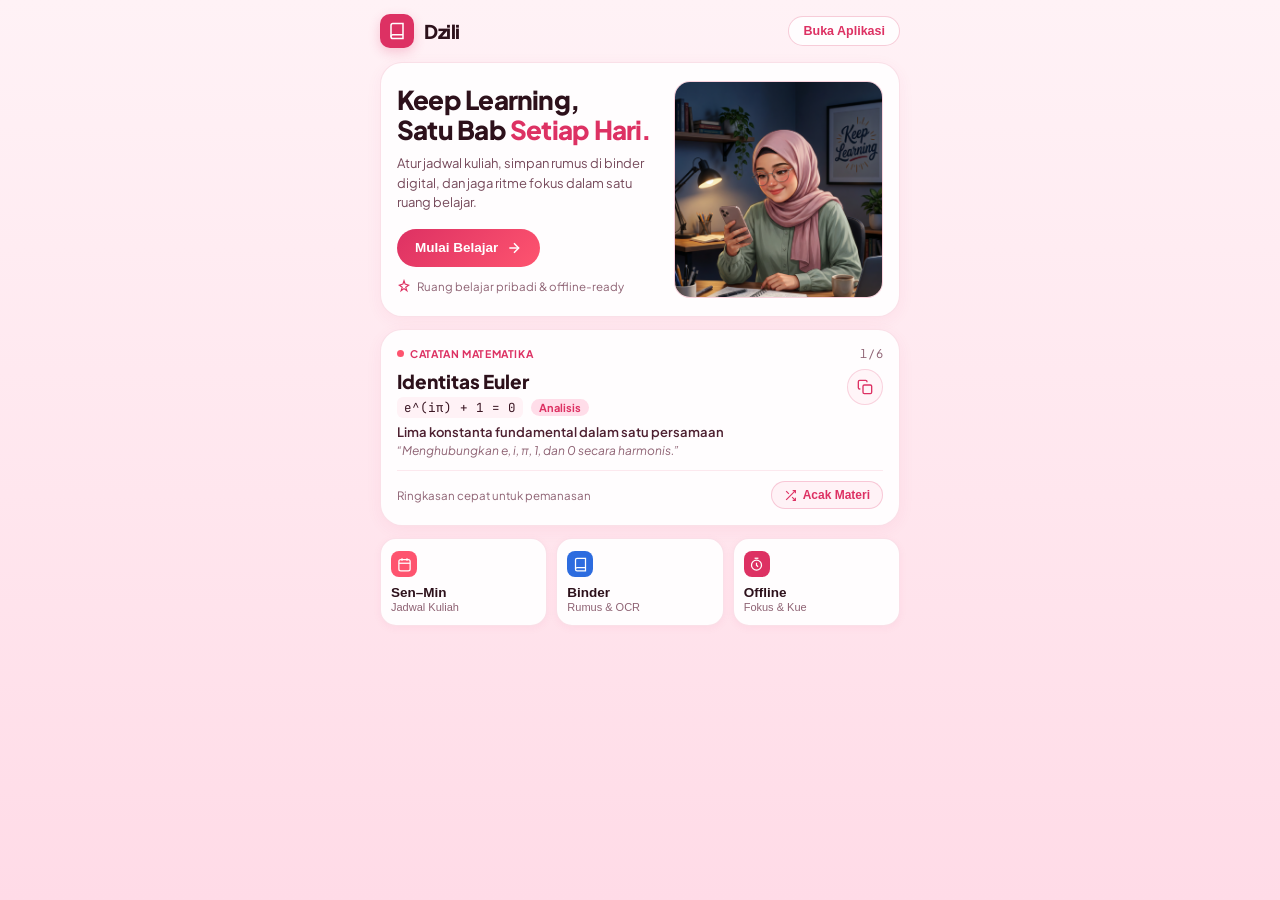
<file: index.html>
<!doctype html>
<html lang="id">
<head>
  <meta charset="utf-8">
  <meta name="viewport" content="width=device-width, initial-scale=1, viewport-fit=cover">
  <meta name="theme-color" content="#FFE8EF">
  <meta name="referrer" content="no-referrer">
  <title>Dzili — Ruang Belajar</title>
  <link rel="preconnect" href="https://fonts.googleapis.com">
  <link rel="preconnect" href="https://fonts.gstatic.com" crossorigin>
  <link href="https://fonts.googleapis.com/css2?family=JetBrains+Mono:wght@500&family=Plus+Jakarta+Sans:wght@500;600;700;800&display=swap" rel="stylesheet">
  <link rel="stylesheet" href="./dzili-unified.css?v=47">
</head>
<body class="dzili-body">
  <section id="dziliLandingView" class="lp-light-shell">
    <div class="lp-wrap">
      <header class="lp-top-bar">
        <div class="lp-brand">
          <div class="lp-logo-badge" aria-hidden="true">
            <svg viewBox="0 0 24 24"><path d="M4 19.5A2.5 2.5 0 0 1 6.5 17H20"/><path d="M6.5 2H20v20H6.5A2.5 2.5 0 0 1 4 19.5v-15A2.5 2.5 0 0 1 6.5 2z"/></svg>
          </div>
          <span class="lp-brand-title">Dzili</span>
        </div>
        <button type="button" class="lp-open-pill" id="lpOpenAppTop">Buka Aplikasi</button>
      </header>

      <div class="lp-hero-card">
        <div class="lp-hero-grid">
          <div class="lp-hero-copy">
            <h1 class="lp-heading">Keep Learning,<br>Satu Bab <span class="lp-rose">Setiap Hari.</span></h1>
            <p class="lp-desc">Atur jadwal kuliah, simpan rumus di binder digital, dan jaga ritme fokus dalam satu ruang belajar.</p>
            <button type="button" class="lp-main-cta" id="lpStartBtn">
              <span>Mulai Belajar</span>
              <svg viewBox="0 0 24 24"><line x1="5" y1="12" x2="19" y2="12"/><polyline points="12 5 19 12 12 19"/></svg>
            </button>
            <div class="lp-caption-note">
              <svg viewBox="0 0 24 24"><path d="M12 3l1.9 5.8L20 10.7l-5 3.6 1.9 5.7-4.9-3.5-4.9 3.5 1.9-5.7-5-3.6 6.1-1.9z"/></svg>
              <span>Ruang belajar pribadi &amp; offline-ready</span>
            </div>
          </div>
          <div class="lp-hero-media">
            <img src="./hero-dzili.png?v=47" alt="Dzili Ruang Belajar" class="lp-hero-photo" />
          </div>
        </div>
      </div>

      <div class="lp-formula-card">
        <div class="lp-formula-head">
          <span class="lp-dot-label"><i class="lp-dot"></i>CATATAN MATEMATIKA</span>
          <span class="lp-counter" id="lpFormulaIndex">1 / 6</span>
        </div>
        <div class="lp-formula-body">
          <div>
            <div class="lp-f-title" id="lpFormulaTitle">Identitas Euler</div>
            <div class="lp-f-eq-row">
              <code class="lp-f-eq" id="lpFormulaExpr">e^(iπ) + 1 = 0</code>
              <span class="lp-f-badge" id="lpFormulaCat">Analisis</span>
            </div>
            <div class="lp-f-meaning" id="lpFormulaMeaning">Lima konstanta fundamental dalam satu persamaan</div>
            <div class="lp-f-quote" id="lpFormulaNote">“Menghubungkan e, i, π, 1, dan 0 secara harmonis.”</div>
          </div>
          <button type="button" class="lp-refresh-circle" id="lpCopyBtn" title="Salin Rumus" aria-label="Salin Rumus">
            <svg viewBox="0 0 24 24"><rect x="9" y="9" width="13" height="13" rx="2"/><path d="M5 15H4a2 2 0 0 1-2-2V4a2 2 0 0 1 2-2h9a2 2 0 0 1 2 2v1"/></svg>
          </button>
        </div>
        <div class="lp-formula-foot">
          <span class="lp-foot-text" id="lpCopyStatus">Ringkasan cepat untuk pemanasan</span>
          <button type="button" class="lp-pill-action" id="lpShuffleBtn">
            <svg viewBox="0 0 24 24"><polyline points="16 3 21 3 21 8"/><line x1="4" y1="20" x2="21" y2="3"/><polyline points="21 16 21 21 16 21"/><line x1="15" y1="15" x2="21" y2="21"/><line x1="4" y1="4" x2="9" y2="9"/></svg>
            <span>Acak Materi</span>
          </button>
        </div>
      </div>

      <div class="lp-quick-grid">
        <button type="button" class="lp-quick-item" data-lp-tab="jadwal">
          <div class="lp-q-icon cal">
            <svg viewBox="0 0 24 24"><rect x="3" y="4" width="18" height="18" rx="3"/><line x1="16" y1="2" x2="16" y2="6"/><line x1="8" y1="2" x2="8" y2="6"/><line x1="3" y1="10" x2="21" y2="10"/></svg>
          </div>
          <div class="lp-q-title">Sen–Min</div>
          <div class="lp-q-sub">Jadwal Kuliah</div>
        </button>
        <button type="button" class="lp-quick-item" data-lp-tab="binder">
          <div class="lp-q-icon book">
            <svg viewBox="0 0 24 24"><path d="M4 19.5A2.5 2.5 0 0 1 6.5 17H20"/><path d="M6.5 2H20v20H6.5A2.5 2.5 0 0 1 4 19.5v-15A2.5 2.5 0 0 1 6.5 2z"/></svg>
          </div>
          <div class="lp-q-title">Binder</div>
          <div class="lp-q-sub">Rumus &amp; OCR</div>
        </button>
        <button type="button" class="lp-quick-item" data-lp-tab="fokus">
          <div class="lp-q-icon focus">
            <svg viewBox="0 0 24 24"><circle cx="12" cy="13" r="8"/><path d="M12 9v4l2.5 2.5"/><path d="M9 2h6"/></svg>
          </div>
          <div class="lp-q-title">Offline</div>
          <div class="lp-q-sub">Fokus &amp; Kue</div>
        </button>
      </div>
    </div>
  </section>

  <div id="dzili-root" style="display:none;"></div>

  <script type="module">
    import { mountDziliWorkspace } from "./dzili-app.js?v=47";

    const FORMULAS = [
      { title: "Identitas Euler", expr: "e^(iπ) + 1 = 0", cat: "Analisis", meaning: "Lima konstanta fundamental dalam satu persamaan", note: "“Menghubungkan e, i, π, 1, dan 0 secara harmonis.”" },
      { title: "Teorema Pythagoras", expr: "a² + b² = c²", cat: "Geometri", meaning: "Relasi sisi segitiga siku-siku pada bidang Euclid", note: "“Dasar perhitungan jarak dan vektor di ruang berdimensi n.”" },
      { title: "Deret Geometri Tak Hingga", expr: "S∞ = a / (1 − r)", cat: "Kalkulus", meaning: "Konvergen saat nilai mutlak rasio |r| < 1", note: "“Penjumlahan tak hingga yang menghasilkan nilai berhingga.”" },
      { title: "Teorema Dasar Kalkulus", expr: "∫ₐᵇ f(x) dx = F(b) − F(a)", cat: "Kalkulus", meaning: "Menghubungkan turunan dan integral tentu", note: "“Luas di bawah kurva cukup dihitung dari antiturunannya.”" },
      { title: "Identitas Trigonometri", expr: "sin²θ + cos²θ = 1", cat: "Trigonometri", meaning: "Proyeksi koordinat titik pada lingkaran satuan", note: "“Berlaku untuk setiap sudut θ di bilangan real.”" },
      { title: "Rumus Kombinasi", expr: "C(n, k) = n! / (k!(n − k)!)", cat: "Diskrit", meaning: "Banyak cara memilih k objek tanpa urutan", note: "“Fondasi peluang dan koefisien ekspansi binomial.”" }
    ];

    let idx = 0;
    let workspaceApi = null;

    function renderFormula() {
      const item = FORMULAS[idx];
      document.getElementById("lpFormulaIndex").textContent = `${idx + 1} / ${FORMULAS.length}`;
      document.getElementById("lpFormulaTitle").textContent = item.title;
      document.getElementById("lpFormulaExpr").textContent = item.expr;
      document.getElementById("lpFormulaCat").textContent = item.cat;
      document.getElementById("lpFormulaMeaning").textContent = item.meaning;
      document.getElementById("lpFormulaNote").textContent = item.note;
    }

    function ensureWorkspaceMounted() {
      if (!workspaceApi) {
        workspaceApi = mountDziliWorkspace(document.getElementById("dzili-root"), {
          onBackLanding: () => {
            document.getElementById("dzili-root").style.display = "none";
            document.getElementById("dziliLandingView").style.display = "block";
            window.scrollTo({ top: 0, behavior: "instant" });
          }
        });
      }
      return workspaceApi;
    }

    function enterApp(tabId) {
      document.getElementById("dziliLandingView").style.display = "none";
      document.getElementById("dzili-root").style.display = "grid";
      const api = ensureWorkspaceMounted();
      if (api && tabId && typeof api.switchTab === "function") {
        api.switchTab(tabId);
      }
      window.scrollTo({ top: 0, behavior: "instant" });
    }

    document.getElementById("lpOpenAppTop").addEventListener("click", () => enterApp());
    document.getElementById("lpStartBtn").addEventListener("click", () => enterApp());
    document.getElementById("lpShuffleBtn").addEventListener("click", () => {
      idx = (idx + 1) % FORMULAS.length;
      renderFormula();
    });
    document.getElementById("lpCopyBtn").addEventListener("click", () => {
      const item = FORMULAS[idx];
      const text = `${item.title}: ${item.expr}`;
      if (navigator.clipboard && navigator.clipboard.writeText) {
        navigator.clipboard.writeText(text).catch(() => {});
      }
      const statusEl = document.getElementById("lpCopyStatus");
      statusEl.textContent = "Rumus disalin ke papan klip";
      setTimeout(() => { statusEl.textContent = "Ringkasan cepat untuk pemanasan"; }, 1600);
    });

    document.querySelectorAll("[data-lp-tab]").forEach((btn) => {
      btn.addEventListener("click", () => enterApp(btn.getAttribute("data-lp-tab")));
    });

    renderFormula();

    if ("serviceWorker" in navigator) {
      navigator.serviceWorker.register("./sw.js?v=47").catch(() => {});
    }
  </script>
</body>
</html>
</file>
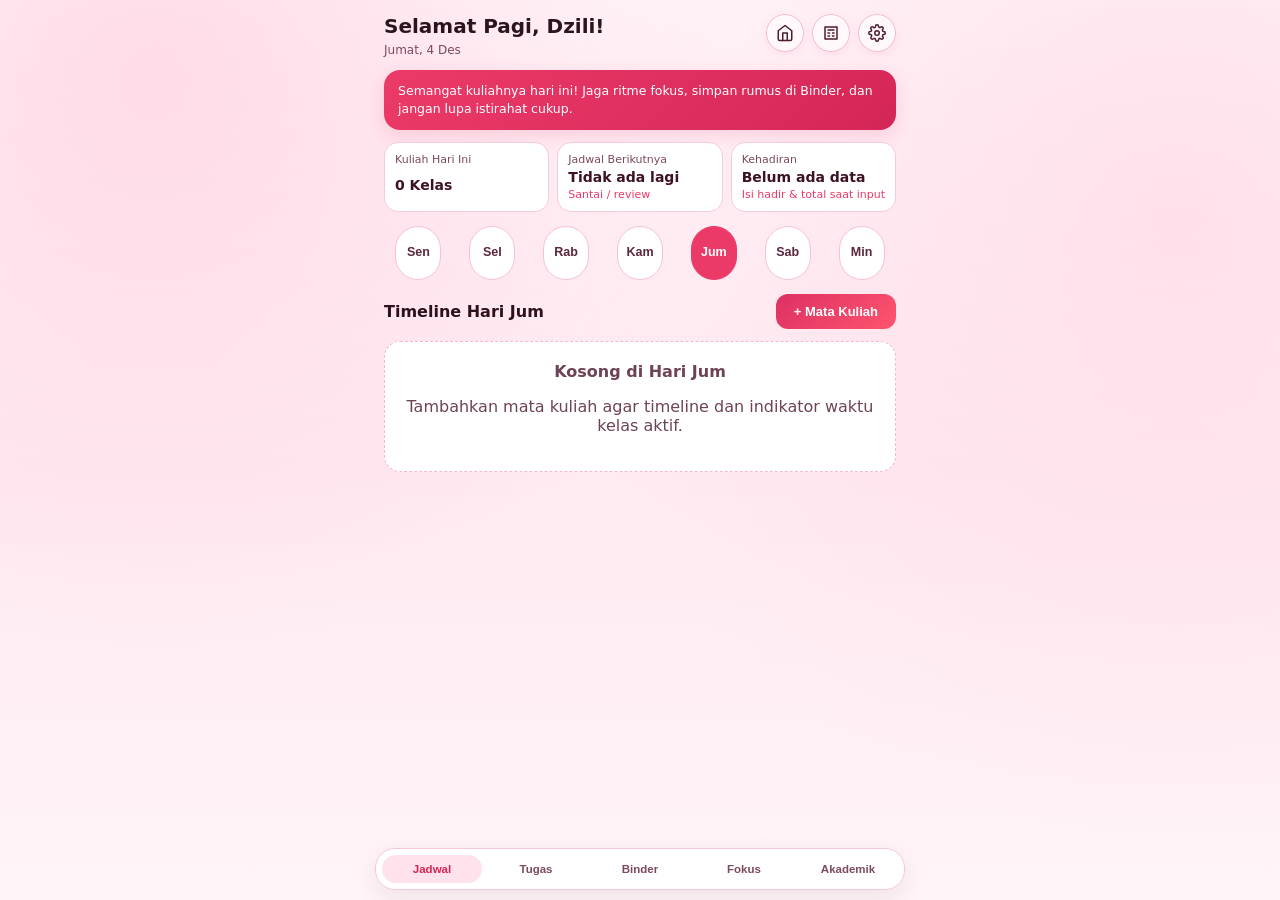
<file: workspace.html>
<!doctype html>
<html lang="id">
<head>
  <meta charset="utf-8">
  <meta name="viewport" content="width=device-width, initial-scale=1">
  <meta name="referrer" content="no-referrer">
  <meta http-equiv="Content-Security-Policy" content="default-src 'self'; script-src 'self' 'unsafe-inline'; style-src 'self' 'unsafe-inline'; img-src 'self' data: blob:; connect-src 'self'; object-src 'none'; base-uri 'self';">
  <title>Dzili — Ruang Belajar</title>
  <link rel="stylesheet" href="./dzili-unified.css">
</head>
<body class="dzili-body">
  <div id="dzili-root"></div>
  <script type="module">
    import { mountDziliWorkspace } from "./dzili-app.js";
    mountDziliWorkspace(document.getElementById("dzili-root"));
    if ("serviceWorker" in navigator) {
      navigator.serviceWorker.register("./sw.js").catch(() => {});
    }
  </script>
</body>
</html>
</file>
<file: dzili-unified.css>
@import url("./jadwal-dzili.css");
@import url("./tugas-dzili.css");
@import url("./binder-dzili.css");
@import url("./fokus-dzili.css");
@import url("./akademik-dzili.css");

body.dzili-body {
  margin: 0;
  background: #fff3f7;
  color: #2b1420;
  font-family: system-ui, -apple-system, BlinkMacSystemFont, "Segoe UI", Roboto, sans-serif;
}

.dzili-shell {
  max-width: 540px;
  margin: 0 auto;
  min-height: 100dvh;
  padding: 14px 14px 82px;
  box-sizing: border-box;
  display: grid;
  align-content: start;
  gap: 12px;
}

.dzili-topbar {
  display: flex;
  justify-content: space-between;
  align-items: flex-start;
  gap: 8px;
}

.dzili-greet h2 {
  margin: 0;
  font-size: 20px;
  line-height: 1.25;
  color: #2b1420;
}

.dzili-greet small {
  font-size: 12px;
  color: #7a4960;
}

.dzili-quick-chips {
  display: flex;
  flex-wrap: wrap;
  justify-content: flex-end;
  gap: 6px;
}

.dzili-qchip {
  font-size: 11px;
  font-weight: 600;
  background: #fff;
  border: 1px solid #f5c5d4;
  color: #5b263e;
  padding: 4px 9px;
  border-radius: 999px;
  white-space: nowrap;
}

.dzili-qchip.is-accent {
  background: #ffe7ef;
  border-color: #f3b5c9;
  color: #c41e4d;
}

.dzili-banner {
  background: linear-gradient(135deg, #ec3a68 0%, #d42656 100%);
  color: #fff;
  border-radius: 16px;
  padding: 12px 14px;
  font-size: 12.5px;
  line-height: 1.45;
  box-shadow: 0 6px 18px rgba(236, 58, 104, 0.16);
}

.dzili-stage {
  display: grid;
}

.dzili-panel {
  display: grid;
}

.dzili-bottom-nav {
  position: fixed;
  left: 50%;
  bottom: 10px;
  transform: translateX(-50%);
  width: calc(100% - 24px);
  max-width: 516px;
  background: rgba(255, 255, 255, 0.96);
  backdrop-filter: blur(8px);
  border: 1px solid #f6c7d6;
  border-radius: 20px;
  padding: 6px;
  display: grid;
  grid-template-columns: repeat(5, minmax(0, 1fr));
  gap: 4px;
  box-shadow: 0 8px 24px rgba(43, 20, 32, 0.08);
  z-index: 30;
}

.dzili-nav-btn {
  border: 0;
  background: transparent;
  color: #6e4257;
  border-radius: 14px;
  padding: 8px 4px;
  font-size: 11px;
  font-weight: 700;
  cursor: pointer;
  white-space: nowrap;
}

.dzili-nav-btn.is-active {
  background: #ffe7ef;
  color: #ec3a68;
}

[hidden] {
  display: none !important;
}

[hidden] {
  display: none;
}

body.dzili-body {
  background:
    radial-gradient(circle at 12% 8%, rgba(255, 198, 218, 0.55) 0%, transparent 42%),
    radial-gradient(circle at 92% 24%, rgba(255, 214, 229, 0.65) 0%, transparent 46%),
    linear-gradient(180deg, #fff6f9 0%, #ffeaf1 52%, #fff4f8 100%) !important;
}
@import url("./kalkulator-dzili.css");

.dzili-top-actions {
  display: flex;
  align-items: center;
  gap: 8px;
}
.dzili-icon-btn {
  text-decoration: none;
  width: 38px;
  height: 38px;
  border-radius: 999px;
  background: #fff;
  border: 1px solid #f5c5d4;
  color: #3d1226;
  display: grid;
  place-items: center;
  font-size: 16px;
  cursor: pointer;
  box-shadow: 0 3px 10px rgba(236, 58, 104, 0.08);
}
@import url("./pengaturan-dzili.css");

/* === V28 LANDING & TOP ACTION STYLES === */
.dzili-top-actions {
  display: flex;
  align-items: center;
  gap: 8px;
}

.dzili-icon-btn {
  width: 38px;
  height: 38px;
  border-radius: 50%;
  border: 1px solid #f2bfd0;
  background: #fff8fa;
  color: #4d1b2f;
  display: inline-flex;
  align-items: center;
  justify-content: center;
  cursor: pointer;
  flex-shrink: 0;
}

.dzili-icon-btn:active {
  transform: scale(0.95);
  background: #ffe3ec;
}

.dzili-nav-btn {
  border: none;
  background: transparent;
  color: #7c4b60;
  border-radius: 14px;
  padding: 8px 4px;
  font-size: 11.5px;
  font-weight: 700;
  cursor: pointer;
}

.dzili-nav-btn.is-active {
  background: #ffe2eb;
  color: #d42656;
}

.lp-light-shell {
  min-height: 100dvh;
  background: linear-gradient(180deg, #fff2f6 0%, #ffe6ee 55%, #ffdbe7 100%);
  color: #3b1724;
  font-family: "Plus Jakarta Sans", system-ui, -apple-system, sans-serif;
  padding: calc(14px + env(safe-area-inset-top)) 16px calc(28px + env(safe-area-inset-bottom));
  box-sizing: border-box;
}

.lp-wrap { max-width: 520px; margin: 0 auto; }
.lp-top-bar { display: flex; align-items: center; justify-content: space-between; margin-bottom: 14px; }
.lp-brand { display: flex; align-items: center; gap: 10px; }
.lp-logo-badge {
  width: 34px; height: 34px; border-radius: 10px; background: #dd3163; color: #fff;
  display: inline-flex; align-items: center; justify-content: center;
  box-shadow: 0 4px 12px rgba(221, 49, 99, 0.24);
}
.lp-logo-badge svg { width: 18px; height: 18px; stroke: currentColor; fill: none; stroke-width: 2; }
.lp-brand-title { font-size: 19px; font-weight: 800; letter-spacing: -0.025em; color: #2d111b; }
.lp-open-pill {
  background: #fffdfe; color: #dd3163; border: 1px solid rgba(221, 49, 99, 0.24);
  border-radius: 999px; padding: 7px 14px; font-size: 12.5px; font-weight: 700; cursor: pointer;
}

.lp-hero-card {
  background: #fffdfe; border: 1px solid rgba(221, 49, 99, 0.14); border-radius: 22px;
  padding: 18px 16px; margin-bottom: 12px; box-shadow: 0 4px 16px rgba(221, 49, 99, 0.06);
}
.lp-hero-grid { display: grid; grid-template-columns: 1.12fr 0.88fr; gap: 12px; align-items: center; }
.lp-heading { font-size: 26px; font-weight: 800; line-height: 1.14; letter-spacing: -0.03em; color: #2d111b; margin: 0 0 10px; }
.lp-rose { color: #dd3163; }
.lp-desc { font-size: 13px; line-height: 1.5; color: #764a5b; margin: 0 0 16px; }
.lp-main-cta {
  display: inline-flex; align-items: center; gap: 8px;
  background: linear-gradient(135deg, #dd3163 0%, #fe546f 100%); color: #fff;
  border: none; border-radius: 999px; padding: 11px 18px; font-size: 13.5px; font-weight: 700; cursor: pointer;
}
.lp-main-cta svg { width: 16px; height: 16px; stroke: currentColor; fill: none; stroke-width: 2.2; }
.lp-caption-note { display: flex; align-items: center; gap: 6px; margin-top: 12px; font-size: 11.5px; color: #8e6273; }
.lp-caption-note svg { width: 14px; height: 14px; stroke: #dd3163; fill: none; stroke-width: 2; flex-shrink: 0; }
.lp-hero-media { border-radius: 16px; overflow: hidden; border: 1px solid rgba(221, 49, 99, 0.14); background: #fcebf0; }
.lp-hero-photo { width: 100%; height: 215px; object-fit: cover; object-position: center top; display: block; }

.lp-formula-card {
  background: #fffdfe; border: 1px solid rgba(221, 49, 99, 0.14); border-radius: 22px;
  padding: 16px; margin-bottom: 12px; box-shadow: 0 4px 16px rgba(221, 49, 99, 0.06);
}
.lp-formula-head { display: flex; align-items: center; justify-content: space-between; margin-bottom: 8px; }
.lp-dot-label { display: inline-flex; align-items: center; gap: 6px; font-size: 10.5px; font-weight: 700; letter-spacing: 0.06em; color: #dd3163; }
.lp-dot { width: 7px; height: 7px; border-radius: 50%; background: #fe546f; display: inline-block; }
.lp-counter { font-size: 12px; color: #8e6273; font-variant-numeric: tabular-nums; }
.lp-formula-body { display: flex; align-items: flex-start; justify-content: space-between; gap: 10px; margin-bottom: 12px; }
.lp-f-title { font-size: 19px; font-weight: 800; color: #2d111b; margin-bottom: 4px; }
.lp-f-eq-row { display: flex; align-items: center; gap: 8px; flex-wrap: wrap; margin-bottom: 6px; }
.lp-f-eq { font-family: "JetBrains Mono", monospace; font-size: 12.5px; color: #3b1724; background: #fff2f6; padding: 2px 7px; border-radius: 6px; }
.lp-f-badge { font-size: 11px; font-weight: 700; color: #dd3163; background: rgba(255, 162, 191, 0.35); padding: 2px 8px; border-radius: 999px; }
.lp-f-meaning { font-size: 13px; font-weight: 600; color: #4d2030; margin-bottom: 3px; }
.lp-f-quote { font-size: 12px; font-style: italic; color: #8e6273; }
.lp-refresh-circle {
  width: 36px; height: 36px; border-radius: 50%; border: 1px solid rgba(221, 49, 99, 0.18);
  background: #fff5f8; color: #dd3163; display: inline-flex; align-items: center; justify-content: center; flex-shrink: 0; cursor: pointer;
}
.lp-refresh-circle svg { width: 16px; height: 16px; stroke: currentColor; fill: none; stroke-width: 2; }
.lp-formula-foot { border-top: 1px solid rgba(221, 49, 99, 0.1); padding-top: 10px; display: flex; align-items: center; justify-content: space-between; gap: 8px; }
.lp-foot-text { font-size: 11.5px; color: #8e6273; }
.lp-pill-action {
  display: inline-flex; align-items: center; gap: 6px; background: #fff2f6; color: #dd3163;
  border: 1px solid rgba(221, 49, 99, 0.22); border-radius: 999px; padding: 6px 12px; font-size: 12px; font-weight: 700; cursor: pointer;
}
.lp-pill-action svg { width: 13px; height: 13px; stroke: currentColor; fill: none; stroke-width: 2.1; }

.lp-quick-grid { display: grid; grid-template-columns: repeat(3, 1fr); gap: 9px; }
.lp-quick-item {
  background: #fffdfe; border: 1px solid rgba(221, 49, 99, 0.14); border-radius: 16px;
  padding: 12px 10px; text-align: left; cursor: pointer; box-shadow: 0 2px 8px rgba(221, 49, 99, 0.05);
}
.lp-q-icon { width: 26px; height: 26px; border-radius: 8px; display: inline-flex; align-items: center; justify-content: center; margin-bottom: 8px; }
.lp-q-icon svg { width: 15px; height: 15px; stroke: #fff; fill: none; stroke-width: 2; }
.lp-q-icon.cal { background: #fe546f; }
.lp-q-icon.book { background: #2d6cdf; }
.lp-q-icon.focus { background: #dd3163; }
.lp-q-title { font-size: 13.5px; font-weight: 800; color: #2d111b; }
.lp-q-sub { font-size: 11px; color: #8e6273; margin-top: 1px; }

/* === V29 MODAL OVERLAY & CALC/SETTINGS FIX === */
[hidden],
.dzili-calc-backdrop[hidden],
.dzili-set-backdrop[hidden] {
  display: none !important;
}

.dzili-calc-backdrop,
.dzili-set-backdrop {
  position: fixed !important;
  inset: 0 !important;
  z-index: 120 !important;
  background: rgba(43, 20, 32, 0.52) !important;
  backdrop-filter: blur(6px);
  -webkit-backdrop-filter: blur(6px);
  display: flex;
  align-items: flex-end;
  justify-content: center;
  padding: 14px;
  box-sizing: border-box;
}

.dzili-calc-sheet,
.dzili-set-box {
  width: 100%;
  max-width: 480px;
  max-height: 88dvh;
  overflow-y: auto;
  background: #fffdfe;
  border: 1px solid #f4bfd0;
  border-radius: 24px;
  padding: 18px 16px calc(18px + env(safe-area-inset-bottom));
  box-shadow: 0 18px 44px rgba(43, 20, 32, 0.28);
  color: #2b1420;
  box-sizing: border-box;
}

.dzili-calc-head {
  display: flex;
  align-items: center;
  justify-content: space-between;
  gap: 10px;
  margin-bottom: 12px;
}

.dzili-calc-head h3 {
  margin: 0;
  font-size: 17px;
  font-weight: 800;
  color: #2b1420;
}

.dzili-calc-head-actions {
  display: flex;
  align-items: center;
  gap: 8px;
}

.dzili-calc-deg {
  border: 1px solid #f2bfd0;
  background: #fff2f6;
  color: #dd3163;
  border-radius: 999px;
  padding: 5px 11px;
  font-size: 11.5px;
  font-weight: 800;
  cursor: pointer;
}

.dzili-calc-close {
  width: 32px;
  height: 32px;
  border-radius: 50%;
  border: 1px solid #f2bfd0;
  background: #fff2f6;
  color: #4d1b2f;
  font-size: 14px;
  font-weight: 700;
  display: inline-flex;
  align-items: center;
  justify-content: center;
  cursor: pointer;
}

.dzili-calc-screen {
  background: #fff3f7;
  border: 1px solid #f4bfd0;
  border-radius: 16px;
  padding: 12px 14px;
  margin-bottom: 12px;
  text-align: right;
  font-family: "JetBrains Mono", monospace;
  font-variant-numeric: tabular-nums;
}

.dzili-calc-expr {
  font-size: 12.5px;
  color: #7a4960;
  min-height: 18px;
  word-break: break-all;
}

.dzili-calc-res {
  font-size: 26px;
  font-weight: 800;
  color: #2b1420;
  margin-top: 2px;
  word-break: break-all;
}

.dzili-calc-grid {
  display: grid;
  grid-template-columns: repeat(5, 1fr);
  gap: 7px;
}

.dzili-calc-key {
  border: 1px solid #f3c4d3;
  background: #fff9fb;
  color: #2b1420;
  border-radius: 12px;
  padding: 11px 4px;
  font-size: 13.5px;
  font-weight: 700;
  cursor: pointer;
  font-variant-numeric: tabular-nums;
}

.dzili-calc-key:active {
  transform: scale(0.95);
}

.dzili-calc-key.is-op {
  background: #ffe6ee;
  color: #c41e4d;
}

.dzili-calc-key.is-danger {
  background: #ffedf1;
  color: #b4233c;
}

.dzili-calc-key.is-eq {
  background: linear-gradient(135deg, #dd3163 0%, #fe546f 100%);
  border-color: #dd3163;
  color: #ffffff;
  font-size: 16px;
}

.dzili-set-form {
  display: grid;
  gap: 10px;
}

.dzili-set-label {
  font-size: 12.5px;
  font-weight: 700;
  color: #4d1b2f;
}

.dzili-input {
  width: 100%;
  border: 1px solid #f2bfd0;
  background: #fff8fa;
  color: #2b1420;
  border-radius: 12px;
  padding: 10px 12px;
  font-size: 14.5px;
  box-sizing: border-box;
}

.dzili-set-status {
  margin: 0;
  font-size: 12.5px;
  font-weight: 600;
  color: #dd3163;
  min-height: 18px;
}

.dzili-set-actions {
  display: flex;
  align-items: center;
  justify-content: space-between;
  gap: 10px;
  margin-top: 4px;
}

.dzili-btn-ghost {
  border: 1px solid #f2bfd0;
  background: #fff2f6;
  color: #7a4960;
  border-radius: 12px;
  padding: 10px 13px;
  font-size: 12.5px;
  font-weight: 700;
  cursor: pointer;
}

.dzili-btn-primary {
  border: none;
  background: linear-gradient(135deg, #dd3163 0%, #fe546f 100%);
  color: #ffffff;
  border-radius: 12px;
  padding: 10px 18px;
  font-size: 13px;
  font-weight: 700;
  cursor: pointer;
}
</file>
